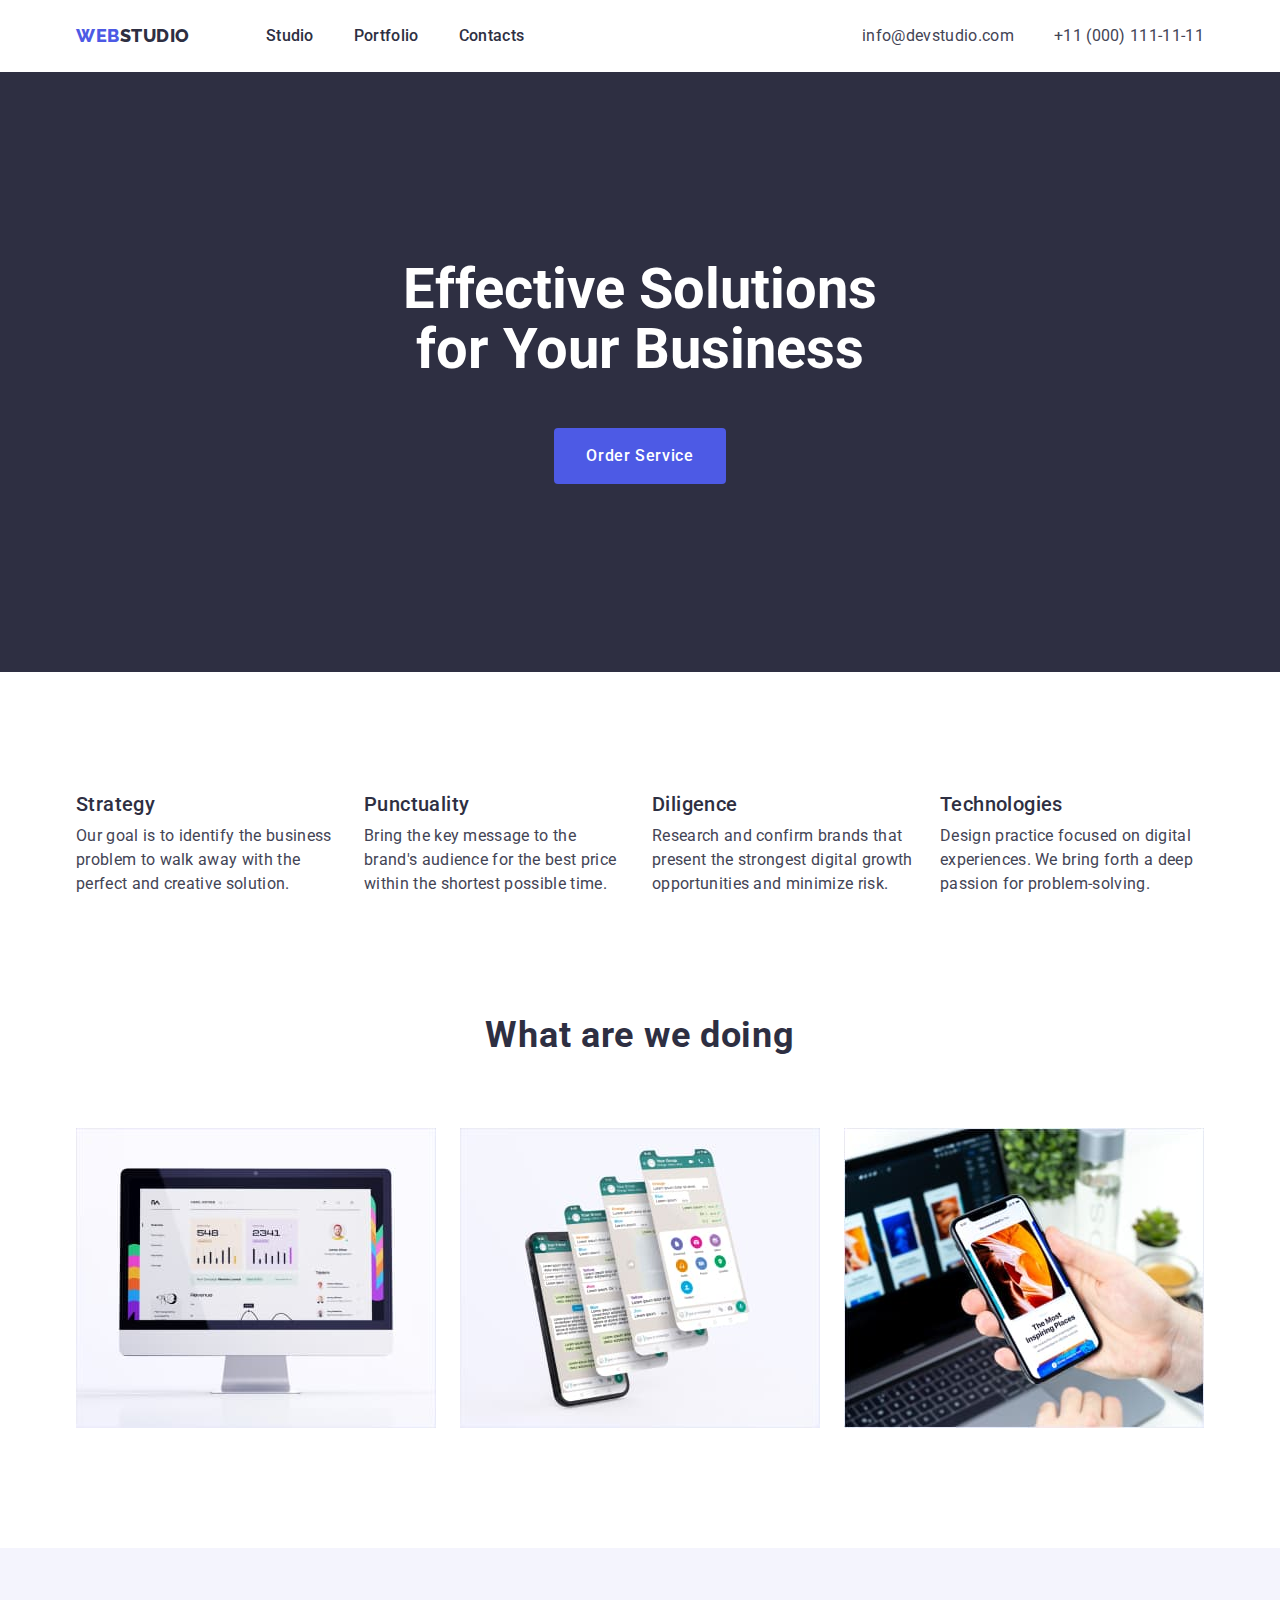
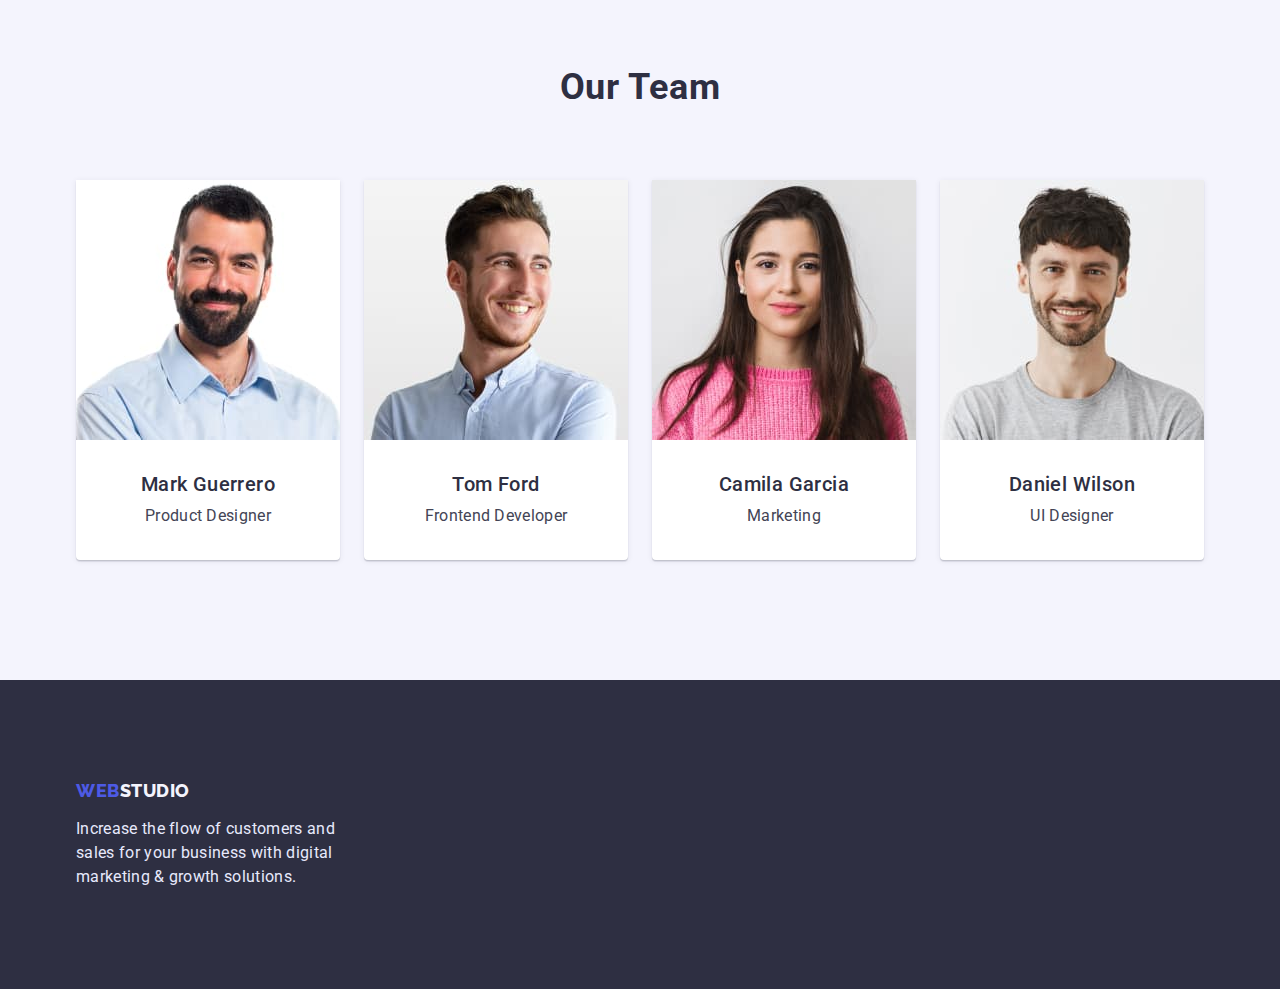
<file: index.html>
<!DOCTYPE html>
<html lang="en">
  <head>
    <meta charset="UTF-8" />
    <meta http-equiv="X-UA-Compatible" content="IE=edge" />
    <meta name="viewport" content="width=device-width, initial-scale=1.0" />
    <title>studio</title>
    <link rel="preconnect" href="https://fonts.googleapis.com" />
    <link rel="preconnect" href="https://fonts.gstatic.com" crossorigin />
    <link
      href="https://fonts.googleapis.com/css2?family=Raleway:wght@800&family=Roboto:wght@400;500;700&display=swap"
      rel="stylesheet"
    />
    <link
      rel="stylesheet"
      href="https://cdn.jsdelivr.net/npm/modern-normalize@1.1.0/modern-normalize.min.css"
    />
    <link rel="stylesheet" href="./css/styles.css" />
  </head>
  <body>
    <!--Header-->
    <header class="page-header">
      <div class="container page-header-container">
        <nav class="navigation">
          <a href="./index.html" class="logo link"><span class="logopart1 link">Web</span>Studio</a>
          <ul class="menu list">
            <li class="menu-item">
              <a class="menu-link link" href="">Studio</a>
            </li>
            <li class="menu-item">
              <a class="menu-link link" href="./portfolio.html">Portfolio</a>
            </li>
            <li class="menu-item">
              <a class="menu-link link" href="">Contacts</a>
            </li>
          </ul>
        </nav>
        <address class="contact-menu">
          <ul class="mail-phone">
            <li class="mail list">
              <a class="mail-text link" href="mailto:info@devstudio.com">info@devstudio.com</a>
            </li>
            <li class="phone list">
              <a class="phone-number link" href="tel:+110001111111">+11 (000) 111-11-11</a>
            </li>
          </ul>
        </address>
      </div>
    </header>
    <main class="section">
      <!--Секція Hero-->
      <section class="hero">
        <div class="container">
          <h1 class="main-title">Effective Solutions for Your Business</h1>
          <button class="hero-button" type="button">Order Service</button>
        </div>
      </section>

      <!--Section2 наша кваліфікація-->
      <section class="section-qualities">
        <div class="container">
          <h2 class="section-title visualli-hiden">Our gualities</h2>
          <ul class="qualities-list list">
            <li class="qualities-list-items">
              <h3 class="subtitle">Strategy</h3>
              <p class="text-subtitle">
                Our goal is to identify the business problem to walk away with the perfect and
                creative solution.
              </p>
            </li>
            <li class="qualities-list-items">
              <h3 class="subtitle">Punctuality</h3>
              <p class="text-subtitle">
                Bring the key message to the brand's audience for the best price within the shortest
                possible time.
              </p>
            </li>
            <li class="qualities-list-items">
              <h3 class="subtitle">Diligence</h3>
              <p class="text-subtitle">
                Research and confirm brands that present the strongest digital growth opportunities
                and minimize risk.
              </p>
            </li>
            <li class="qualities-list-items">
              <h3 class="subtitle">Technologies</h3>
              <p class="text-subtitle">
                Design practice focused on digital experiences. We bring forth a deep passion for
                problem-solving.
              </p>
            </li>
          </ul>
        </div>
      </section>

      <!--Section3 наші послуги-->
      <section class="work-list">
        <div class="container">
          <h2 class="section-title">What are we doing</h2>
          <ul class="list-img-work list">
            <li class="img-what-we-do">
              <img src="./images/imagecomp1.jpg" alt="imac" width="360" height="300" />
            </li>
            <li class="img-what-we-do">
              <img src="./images/imageifon2.jpg" alt="iphons" width="360" height="300" />
            </li>
            <li class="img-what-we-do">
              <img
                src="./images/imagelapifone3.jpg"
                alt="mackbook and iphone"
                width="360"
                height="300"
              />
            </li>
          </ul>
        </div>
      </section>

      <!--Section4 наша команда-->
      <section class="team-list">
        <div class="container">
          <h2 class="section-title">Our Team</h2>
          <ul class="list-img-employee list">
            <li class="photo-employee">
              <img src="./images/employee1.jpg" alt="employee1" width="264" height="260" />
              <div class="card">
                <h3 class="subtitle">Mark Guerrero</h3>
                <p class="text-subtitle">Product Designer</p>
              </div>
            </li>
            <li class="photo-employee">
              <img src="./images/employee2.jpg" alt="employee2" width="264" height="260" />
              <div class="card">
                <h3 class="subtitle">Tom Ford</h3>
                <p class="text-subtitle">Frontend Developer</p>
              </div>
            </li>
            <li class="photo-employee">
              <img src="./images/employee3.jpg" alt="employee3" width="264" height="260" />
              <div class="card">
                <h3 class="subtitle">Camila Garcia</h3>
                <p class="text-subtitle">Marketing</p>
              </div>
            </li>
            <li class="photo-employee">
              <img src="./images/employee4.jpg" alt="employee4" width="264" height="260" />
              <div class="card">
                <h3 class="subtitle">Daniel Wilson</h3>
                <p class="text-subtitle">UI Designer</p>
              </div>
            </li>
          </ul>
        </div>
      </section>
    </main>

    <!--Footer-->
    <footer class="part-footer">
      <div class="container">
        <a href="./index.html" class="logo logofooter link"
          ><span class="logopart1 logopart1footer link">Web</span>Studio</a
        >
        <p class="text-footer">
          Increase the flow of customers and sales for your business with digital marketing & growth
          solutions.
        </p>
      </div>
    </footer>
  </body>
</html>
</file>
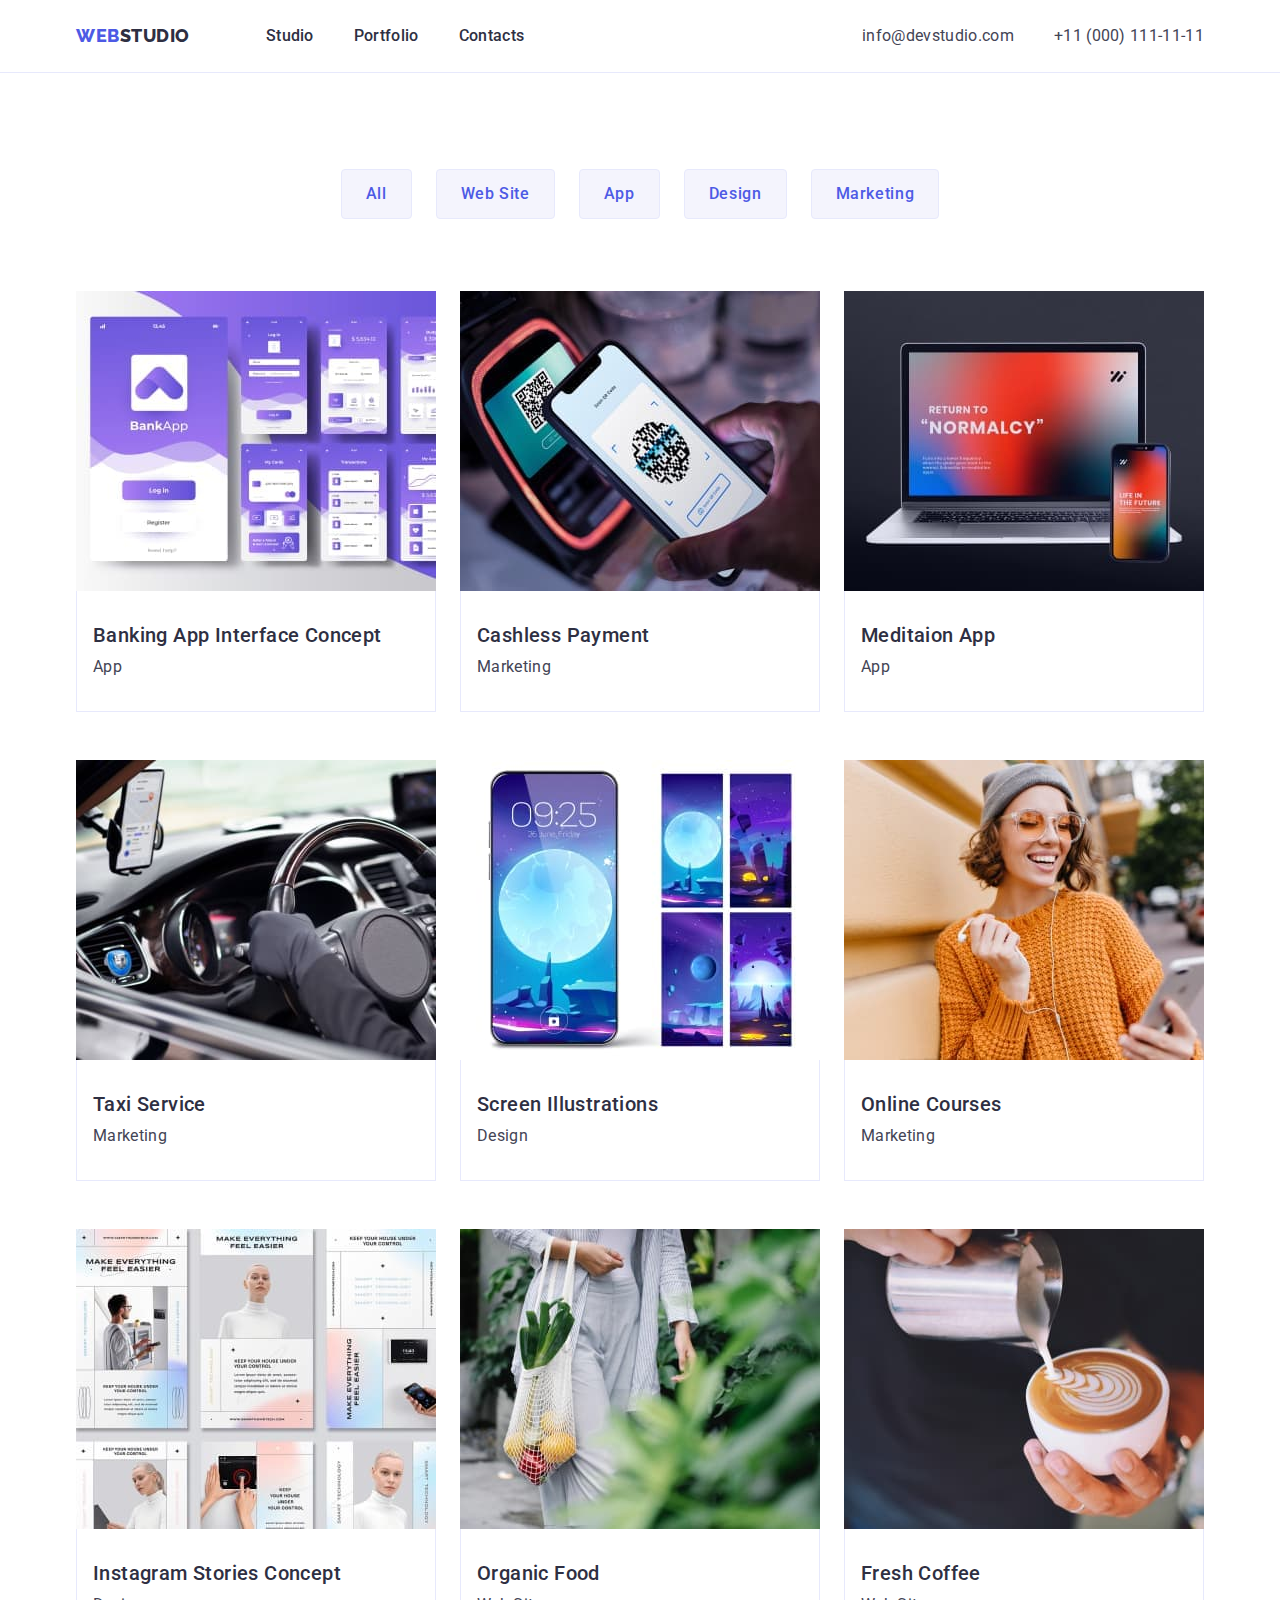
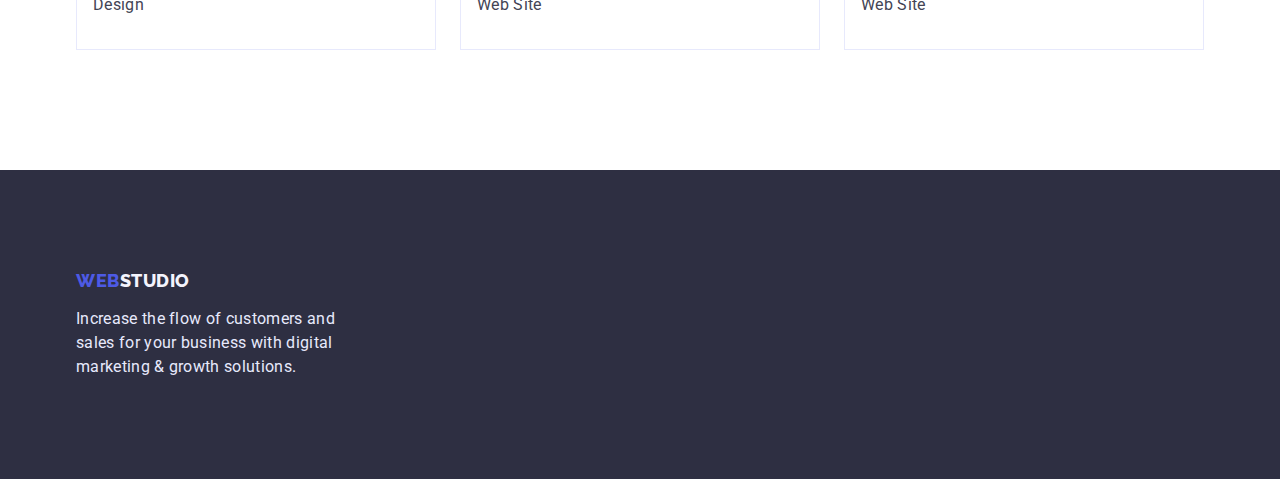
<file: portfolio.html>
<!DOCTYPE html>
<html lang="en">
  <head>
    <meta charset="UTF-8" />
    <meta http-equiv="X-UA-Compatible" content="IE=edge" />
    <meta name="viewport" content="width=device-width, initial-scale=1.0" />
    <title>portfolio</title>
    <link rel="preconnect" href="https://fonts.googleapis.com" />
    <link rel="preconnect" href="https://fonts.gstatic.com" crossorigin />
    <link
      href="https://fonts.googleapis.com/css2?family=Raleway:wght@800&family=Roboto:wght@400;500;700&display=swap"
      rel="stylesheet"
    />
    <link
      rel="stylesheet"
      href="https://cdn.jsdelivr.net/npm/modern-normalize@1.1.0/modern-normalize.min.css"
    />
    <link rel="stylesheet" href="./css/styles.css" />
  </head>
  <body>
    <!--Header-->
    <header class="page-header page-header-portfolio">
      <div class="container page-header-container">
        <nav class="navigation">
          <a href="./index.html" class="logo link"><span class="logopart1 link">Web</span>Studio</a>
          <ul class="menu list">
            <li class="menu-item">
              <a class="menu-link link" href="">Studio</a>
            </li>
            <li class="menu-item">
              <a class="menu-link link" href="./portfolio.html">Portfolio</a>
            </li>
            <li class="menu-item">
              <a class="menu-link link" href="">Contacts</a>
            </li>
          </ul>
        </nav>
        <address class="contact-menu">
          <ul class="mail-phone">
            <li class="mail list">
              <a class="mail-text link" href="mailto:info@devstudio.com">info@devstudio.com</a>
            </li>
            <li class="phone list">
              <a class="phone-number link" href="tel:+110001111111">+11 (000) 111-11-11</a>
            </li>
          </ul>
        </address>
      </div>
    </header>
    <main class="section-portfolio">
      <section clas="our-works">
        <div class="container">
          <h1 class="visualli-hiden">portfolio</h1>
          <ul class="btn-list list">
            <li><button class="btn-portfolio" type="button">All</button></li>
            <li><button class="btn-portfolio" type="button">Web Site</button></li>
            <li><button class="btn-portfolio" type="button">App</button></li>
            <li><button class="btn-portfolio" type="button">Design</button></li>
            <li><button class="btn-portfolio" type="button">Marketing</button></li>
          </ul>
          <ul class="portfolio-list list">
            <li class="portfolio-item">
              <img src="./images/img1_1.jpg" alt="banking map" width="360" height="300" />
              <div class="card-portfolio">
                <h2 class="subtitle">Banking App Interface Concept</h2>
                <p class="text-subtitle">App</p>
              </div>
            </li>
            <li class="portfolio-item">
              <img src="./images/img1_2.jpg" alt="cashless payment" width="360" height="300" />
              <div class="card-portfolio">
                <h2 class="subtitle">Cashless Payment</h2>
                <p class="text-subtitle">Marketing</p>
              </div>
            </li>
            <li class="portfolio-item">
              <img src="./images/img1_3.jpg" alt="meditation app" width="360" height="300" />
              <div class="card-portfolio">
                <h2 class="subtitle">Meditaion App</h2>
                <p class="text-subtitle">App</p>
              </div>
            </li>
            <li class="portfolio-item">
              <img src="./images/img2_1.jpg" alt="rul in car" width="360" height="300" />
              <div class="card-portfolio">
                <h2 class="subtitle">Taxi Service</h2>
                <p class="text-subtitle">Marketing</p>
              </div>
            </li>
            <li class="portfolio-item">
              <img
                src="./images/img2_2.jpg"
                alt="screen illustration on iphone"
                width="360"
                height="300"
              />
              <div class="card-portfolio">
                <h2 class="subtitle">Screen Illustrations</h2>
                <p class="text-subtitle">Design</p>
              </div>
            </li>
            <li class="portfolio-item">
              <img src="./images/img2_3.jpg" alt="girl smile" width="360" height="300" />
              <div class="card-portfolio">
                <h2 class="subtitle">Online Courses</h2>
                <p class="text-subtitle">Marketing</p>
              </div>
            </li>
            <li class="portfolio-item">
              <img
                src="./images/img3_1.jpg"
                alt="concept instagram stories"
                width="360"
                height="300"
              />
              <div class="card-portfolio">
                <h2 class="subtitle">Instagram Stories Concept</h2>
                <p class="text-subtitle">Design</p>
              </div>
            </li>
            <li class="portfolio-item">
              <img src="./images/img3_2.jpg" alt="vegetables" width="360" height="300" />
              <div class="card-portfolio">
                <h2 class="subtitle">Organic Food</h2>
                <p class="text-subtitle">Web Site</p>
              </div>
            </li>
            <li class="portfolio-item">
              <img src="./images/img3_3.jpg" alt="coffe" width="360" height="300" />
              <div class="card-portfolio">
                <h2 class="subtitle">Fresh Coffee</h2>
                <p class="text-subtitle">Web Site</p>
              </div>
            </li>
          </ul>
        </div>
      </section>
    </main>
    <footer class="part-footer">
      <div class="container">
        <a href="./index.html" class="logo logofooter link"
          ><span class="logopart1 logopart1footer link">Web</span>Studio</a
        >
        <p class="text-footer">
          Increase the flow of customers and sales for your business with digital marketing & growth
          solutions.
        </p>
      </div>
    </footer>
  </body>
</html>
</file>
<file: css/styles.css>
:root {
  --main-font: 'Roboto', sans-serif;
  --logo-font: 'Raleway', sans-serif;
  --color-main: #2e2f42;
  --color-menu-link-hover: #404bbf;
  --color-menu-mail-number: #434455;
  --color-main-title: #ffffff;
  --color-hero-button: #ffffff;
  --color-btn-active-portfolio: #4d5ae5;
  --color-btn-portfolio: #4d5ae5;
  --color-text-subtitle: #434455;
  --color-text-footer: #e7e9fc;
  --color-logo: #2e2f42;
  --color-logo-part1: #4d5ae5;
  --color-logo-footer: #f4f4fd;
  --color-main-backphone: #ffffff;
  --color-backphone-hero-button: #4d5ae5;
  --color-backphone-hero-button-focus: #404bbf;
  --color-backphone-btn-active-portfolio: #f4f4fd;
  --color-backphone-btn-active-portfolio-focus: #404bbf;
  --color-backphone-btn-portfolio: #f4f4fd;
  --color-backphone-hero: #2e2f42;
  --color-backfone-team-list: #f4f4fd;
  --color-backfone-photo-employee: #ffffff;
  --color-backfone-footer: #2e2f42;
}
h1,
h2,
h3,
h4,
p {
  margin-top: 0;
  margin-bottom: 0;
}
ul,
ol {
  margin-top: 0;
  margin-bottom: 0;
  padding-left: 0;
}
img {
  display: block;
  max-width: 100%;
  height: auto;
}
button {
  cursor: pointer;
}
.list {
  list-style: none;
}
.link {
  text-decoration: none;
}
body {
  font-family: var(--main-font);
  background: var(--color-main-backphone);
  color: var(--color-main);
}
.container {
  width: 1158px;
  padding: 0 15px;
  margin: 0 auto;
}
.visualli-hiden {
  position: absolute;
  white-space: nowrap;
  width: 1px;
  height: 1px;
  overflow: hidden;
  border: 0;
  padding: 0;
  clip: rect(0 0 0 0);
  clip-path: inset(50%);
  margin: -1px;
}

/*=========Componets==========*/
.section-title {
  margin-bottom: 72px;
  font-size: 36px;
  line-height: 1.11;
  letter-spacing: 0.02em;
  text-align: center;
}
.subtitle {
  margin-bottom: 8px;
  font-weight: 500;
  font-size: 20px;
  line-height: 1.2;
  letter-spacing: 0.02em;
}
.text-subtitle {
  font-size: 16px;
  line-height: 1.5;
  letter-spacing: 0.02em;
  color: var(--color-text-subtitle);
}
/*--------Components--------*/
/*--------Header-----------*/
.page-header {
  padding-top: 24px;
  padding-bottom: 24px;
}
.page-header-portfolio {
  border-bottom: 1px solid #e7e9fc;
}
.logo {
  font-family: var(--logo-font);
  font-weight: 800;
  font-size: 18px;
  line-height: 1.33;
  letter-spacing: 0.03em;
  text-transform: uppercase;
  color: var(--color-logo);
  margin-right: 76px;
}
.logopart1 {
  color: var(--color-logo-part1);
}
.menu-link {
  font-weight: 500;
  font-size: 16px;
  line-height: 1.5;
  letter-spacing: 0.02em;
  color: var(--color-main);
}
.menu-link:hover,
.menu-link:focus {
  color: var(--color-menu-link-hover);
}
.mail-text {
  font-style: normal;
  font-size: 16px;
  line-height: 1.5;
  letter-spacing: 0.02em;
  color: var(--color-menu-mail-number);
}
.mail-text:hover,
.mail-text:focus {
  color: var(--color-menu-link-hover);
}
.phone-number {
  font-style: normal;
  font-size: 16px;
  line-height: 1.5;
  letter-spacing: 0.02em;
  color: var(--color-menu-mail-number);
}
.page-header-container {
  display: flex;
  align-items: center;
}
.navigation {
  display: flex;
  align-items: center;
}
.menu {
  display: flex;
  align-items: center;
}
.mail-phone {
  display: flex;
  align-items: center;
}
.contact-menu {
  margin-left: auto;
}
.mail {
  margin-right: 40px;
}
.menu-item:not(:last-child) {
  margin-right: 40px;
}
/*--------/Header-----------*/
/*--------------Hero----------*/
.hero {
  text-align: center;
  background: var(--color-backphone-hero);
  padding: 188px 0;
}
.main-title {
  font-size: 56px;
  line-height: 1.07;
  /* letter-spacing: 0.02em; */
  color: var(--color-main-title);
  margin: 0 auto;
  max-width: 494px;
}
.hero-button {
  padding: 16px 32px;
  font-family: inherit;
  font-weight: 500;
  font-size: 16px;
  line-height: 1.5;
  letter-spacing: 0.04em;
  color: var(--color-hero-button);
  background: var(--color-backphone-hero-button);
  border-radius: 4px;
  border: none;
  margin-top: 48px;
}
.hero-button:hover,
.hero-button:focus {
  background: var(--color-backphone-hero-button-focus);
}
/*--------------/Hero----------*/
/*----------Section2---------*/
.section-qualities {
  padding-top: 120px;
  padding-bottom: 120px;
}
.qualities-list {
  display: flex;
  column-gap: 24px;
}
.qualities-list-items {
  flex-basis: calc((100% - 72px) / 4);
}
/*-----------/Section2--------*/
/*-----------Section3---------*/
.work-list {
  padding-bottom: 120px;
}
.list-img-work {
  display: flex;
  flex-wrap: wrap;
  column-gap: 24px;
}
.img-what-we-do {
  flex-basis: calc((100% - 48px) / 3);
}
/*-----------/Section3---------*/
/*-----------Section4---------*/
.team-list {
  padding-top: 120px;
  padding-bottom: 120px;
  background: var(--color-backfone-team-list);
}
.list-img-employee {
  display: flex;
  flex-wrap: wrap;
  column-gap: 24px;
}
.photo-employee {
  flex-basis: calc((100% - 72px) / 4);
  background: var(--color-backfone-photo-employee);
  box-shadow: 0px 1px 6px rgba(46, 47, 66, 0.08), 0px 1px 1px rgba(46, 47, 66, 0.16),
    0px 2px 1px rgba(46, 47, 66, 0.08);
  border-radius: 0px 0px 4px 4px;
}
.card {
  padding: 32px 16px;
  text-align: center;
}
/*-----------/Section4---------*/
/*--------Potfolio-Section our works-------*/
.section-portfolio {
  padding-top: 96px;
  padding-bottom: 120px;
}
.btn-list {
  display: flex;
  justify-content: center;
  column-gap: 24px;
  /* padding-top: 96px; */
  margin-bottom: 72px;
}
.btn-portfolio {
  padding: 12px 24px;
  font-family: inherit;
  font-weight: 500;
  font-size: 16px;
  line-height: 1.5;
  letter-spacing: 0.04em;
  color: var(--color-btn-active-portfolio);
  background: var(--color-backphone-btn-active-portfolio);
  border: 1px solid #e7e9fc;
  border-radius: 4px;
}
.btn-portfolio:hover,
.btn-portfolio:focus {
  color: var(--color-btn-active-portfolio-focus);
  background: var(--color-backphone-btn-active-portfolio-focus);
  box-shadow: 0px 3px 1px rgba(0, 0, 0, 0.1), 0px 2px 1px rgba(0, 0, 0, 0.08),
    0px 2px 2px rgba(0, 0, 0, 0.12);
    border: #404BBF;
}

.portfolio-list {
  display: flex;
  flex-wrap: wrap;
  column-gap: 24px;
  row-gap: 48px;
  /* padding-bottom: 120px; */
}
.portfolio-item {
  flex-basis: calc((100% - 48px) / 3);
}
.card-portfolio {
  padding-left: 16px;
  padding-top: 32px;
  padding-bottom: 32px;
  border: 1px solid #e7e9fc;
  border-top: none;
}
/*--------Footer------------*/
.part-footer {
  background: var(--color-backfone-footer);
  padding: 100px 0;
}

.logofooter {
  line-height: 1.17;
  color: var(--color-logo-footer);
}
.logopart1footer {
  line-height: 1.17;
}
.text-footer {
  font-size: 16px;
  line-height: 1.5;
  letter-spacing: 0.02em;
  color: var(--color-text-footer);
  margin-top: 16px;
  max-width: 264px;
}
/*-----------/Footer-----------*/
</file>
